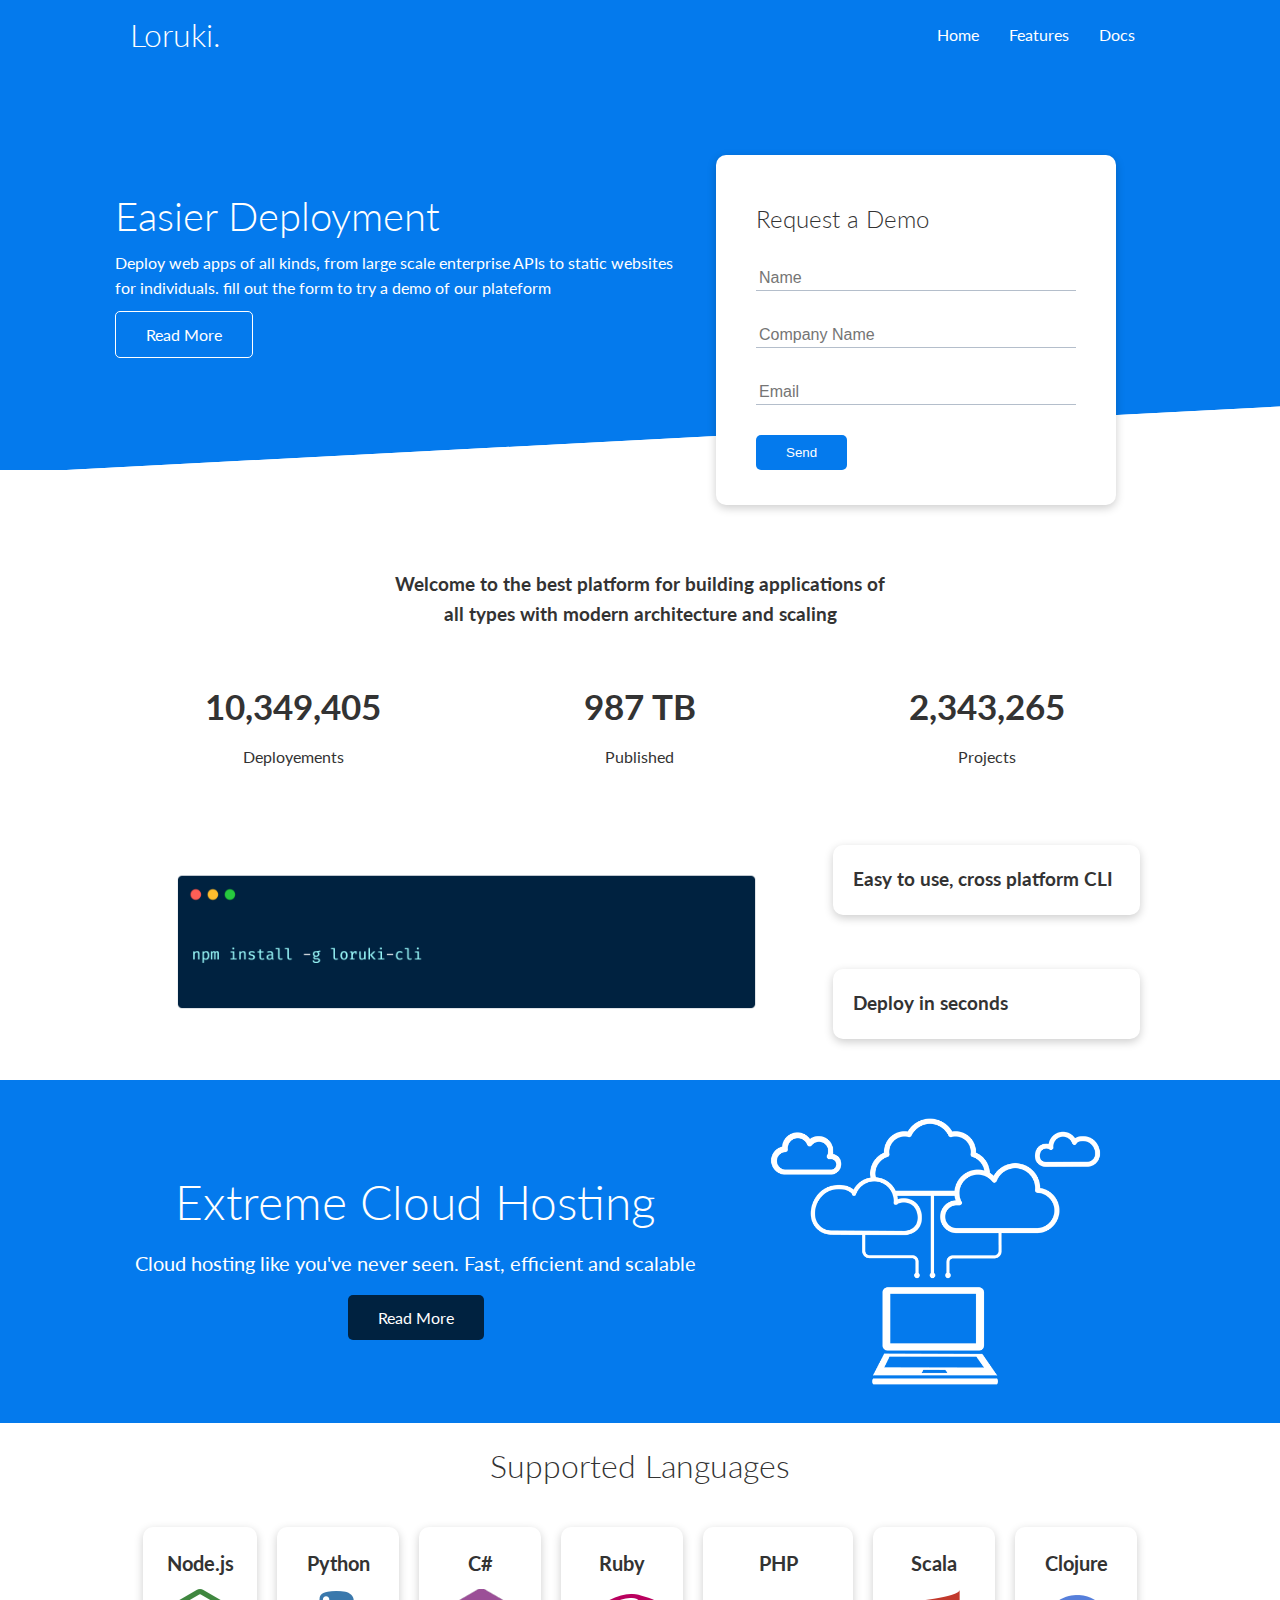
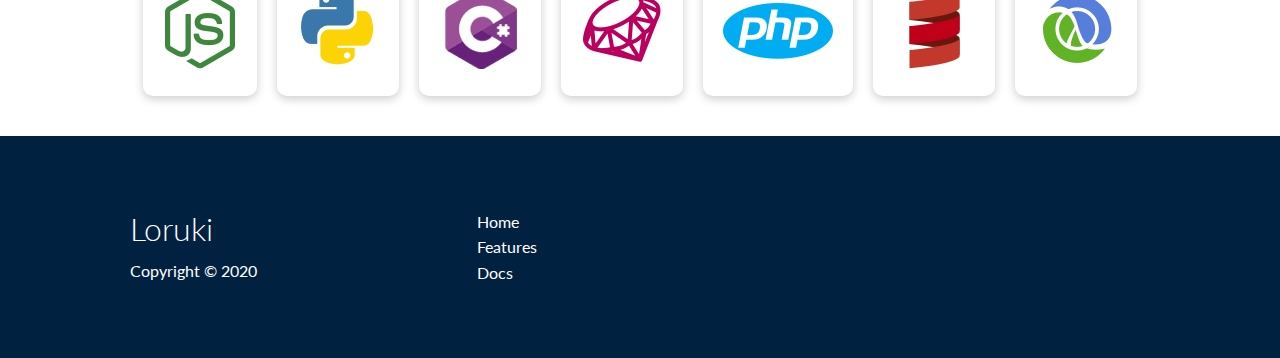
<file: index.html>
<!DOCTYPE html>
<html lang="en">

<head>
    <meta charset="UTF-8">
    <meta name="viewport" content="width=device-width,
    initial-scale=1.0">
    <link rel="stylesheet" href="https://cdnjs.cloudflare.com/ajax/libs/font-awesome/5.15.1/css/all.min.css"
        integrity="sha512-+4zCK9k+qNFUR5X+cKL9EIR+ZOhtIloNl9GIKS57V1MyNsYpYcUrUeQc9vNfzsWfV28IaLL3i96P9sdNyeRssA=="
        crossorigin="anonymous" referrerpolicy="no-referrer" />
    <link rel="stylesheet" href="css/utilities.css">
    <link rel="stylesheet" href="css/style.css">
    <title>Loruki | Cloud Hosting For Everyone</title>
</head>

<body>
    <!-- Navbar -->
    <div class="navbar">
        <div class="container flex">
            <h1 class="logo">Loruki.</h1>
            <nav>
                <ul>
                    <li><a href="index.html">Home</a></li>
                    <li><a href="features.html">Features</a></li>
                    <li><a href="docs.html">Docs</a></li>
                </ul>
            </nav>
        </div>
    </div>

    <!-- Showcase -->
    <section class="showcase">
        <div class="container grid">
            <div class="showcase-text">
                <h1>Easier Deployment</h1>
                <p>Deploy web apps of all kinds, from large scale enterprise APIs to static websites for individuals.
                    fill out the form to try a demo of our plateform</p>
                <a href="features.html" class="btn btn-outline">Read More</a>
            </div>

            <div class="showcase-form card">
                <h2>Request a Demo</h2>
                <form>
                    <div class="form-control">
                        <input type="text" name="name" placeholder="Name" required>
                    </div>
                    <div class="form-control">
                        <input type="text" name="company" placeholder="Company Name" required>
                    </div>
                    <div class="form-control">
                        <input type="email" name="email" placeholder="Email" required>
                    </div>
                    <input type="submit" value="Send" class="btn btn-primary">
                </form>
            </div>
        </div>
        </div>
    </section>

    <!-- Stats -->
    <section class="stats">
        <div class="container">
            <h3 class="stats-heading text-center">
                Welcome to the best platform for building applications of all types with modern architecture and scaling
            </h3>

            <div class="grid grid-3 text-center my-4">
                <div>
                    <i class="fas fa-server fa-3x"></i>
                    <h3>10,349,405</h3>
                    <p class="text-secondary">Deployements</p>
                </div>
                <div>
                    <i class="fas fa-upload fa-3x"></i>
                    <h3>987 TB</h3>
                    <p class="text-secondary">Published</p>
                </div>
                <div>
                    <i class="fas fa-project-diagram fa-3x"></i>
                    <h3>2,343,265</h3>
                    <p class="text-secondary">Projects</p>
                </div>
            </div>
        </div>
    </section>

    <!-- Cli -->
    <section class="cli">
        <div class="container grid">
            <img src="images/cli.png" alt="">
            <div class="card">
                <h3>Easy to use, cross platform CLI</h3>
            </div>
            <div class="card">
                <h3>Deploy in seconds</h3>
            </div>
        </div>
    </section>

    <!-- Cloud -->
    <section class="cloud bg-primary my-2 py-2">
        <div class="container grid">
            <div class="text-center">
                <h2 class="lg">Extreme Cloud Hosting</h2>
                <p class="lead my-1">Cloud hosting like you've never seen. Fast, efficient and scalable</p>
                <a href="features.html" class="btn btn-dark">Read More</a>
            </div>
            <img src="images/cloud.png" alt="">
        </div>
    </section>

    <!-- Languages -->
    <section class="languages">
        <h2 class="md text-center my-2">
            Supported Languages
        </h2>
        <div class="container flex">
            <div class="card">
                <h4>Node.js</h4>
                <img src="images/logos/node.png" alt="">
            </div>
            <div class="card">
                <h4>Python</h4>
                <img src="images/logos/python.png" alt="">
            </div>
            <div class="card">
                <h4>C#</h4>
                <img src="images/logos/csharp.png" alt="">
            </div>
            <div class="card">
                <h4>Ruby</h4>
                <img src="images/logos/ruby.png" alt="">
            </div>
            <div class="card">
                <h4>PHP</h4>
                <img src="images/logos/php.png" alt="">
            </div>
            <div class="card">
                <h4>Scala</h4>
                <img src="images/logos/scala.png" alt="">
            </div>
            <div class="card">
                <h4>Clojure</h4>
                <img src="images/logos/clojure.png" alt="">
            </div>
        </div>
    </section>

    <!-- Footer -->
    <footer class="footer bg-dark py-5">
        <div class="container grid grid-3">
            <div>
                <h1>Loruki
                </h1>
                <p> Copyright &copy; 2020</p>
            </div>
            <nav>
                <ul>
                    <li><a href="index.html">Home</a></li>
                    <li><a href="features.html">Features</a></li>
                    <li><a href="docs.html">Docs</a></li>
                </ul>
            </nav>
            <div class="social">
                <a href="#"><i class="fab fa-github fa-2x"></i></a>
                <a href="#"><i class="fab fa-facebook fa-2x"></i></a>
                <a href="#"><i class="fab fa-instagram fa-2x"></i></a>
                <a href="#"><i class="fab fa-twitter fa-2x"></i></a>
            </div>
        </div>
    </footer>
</body>

</html>
</file>
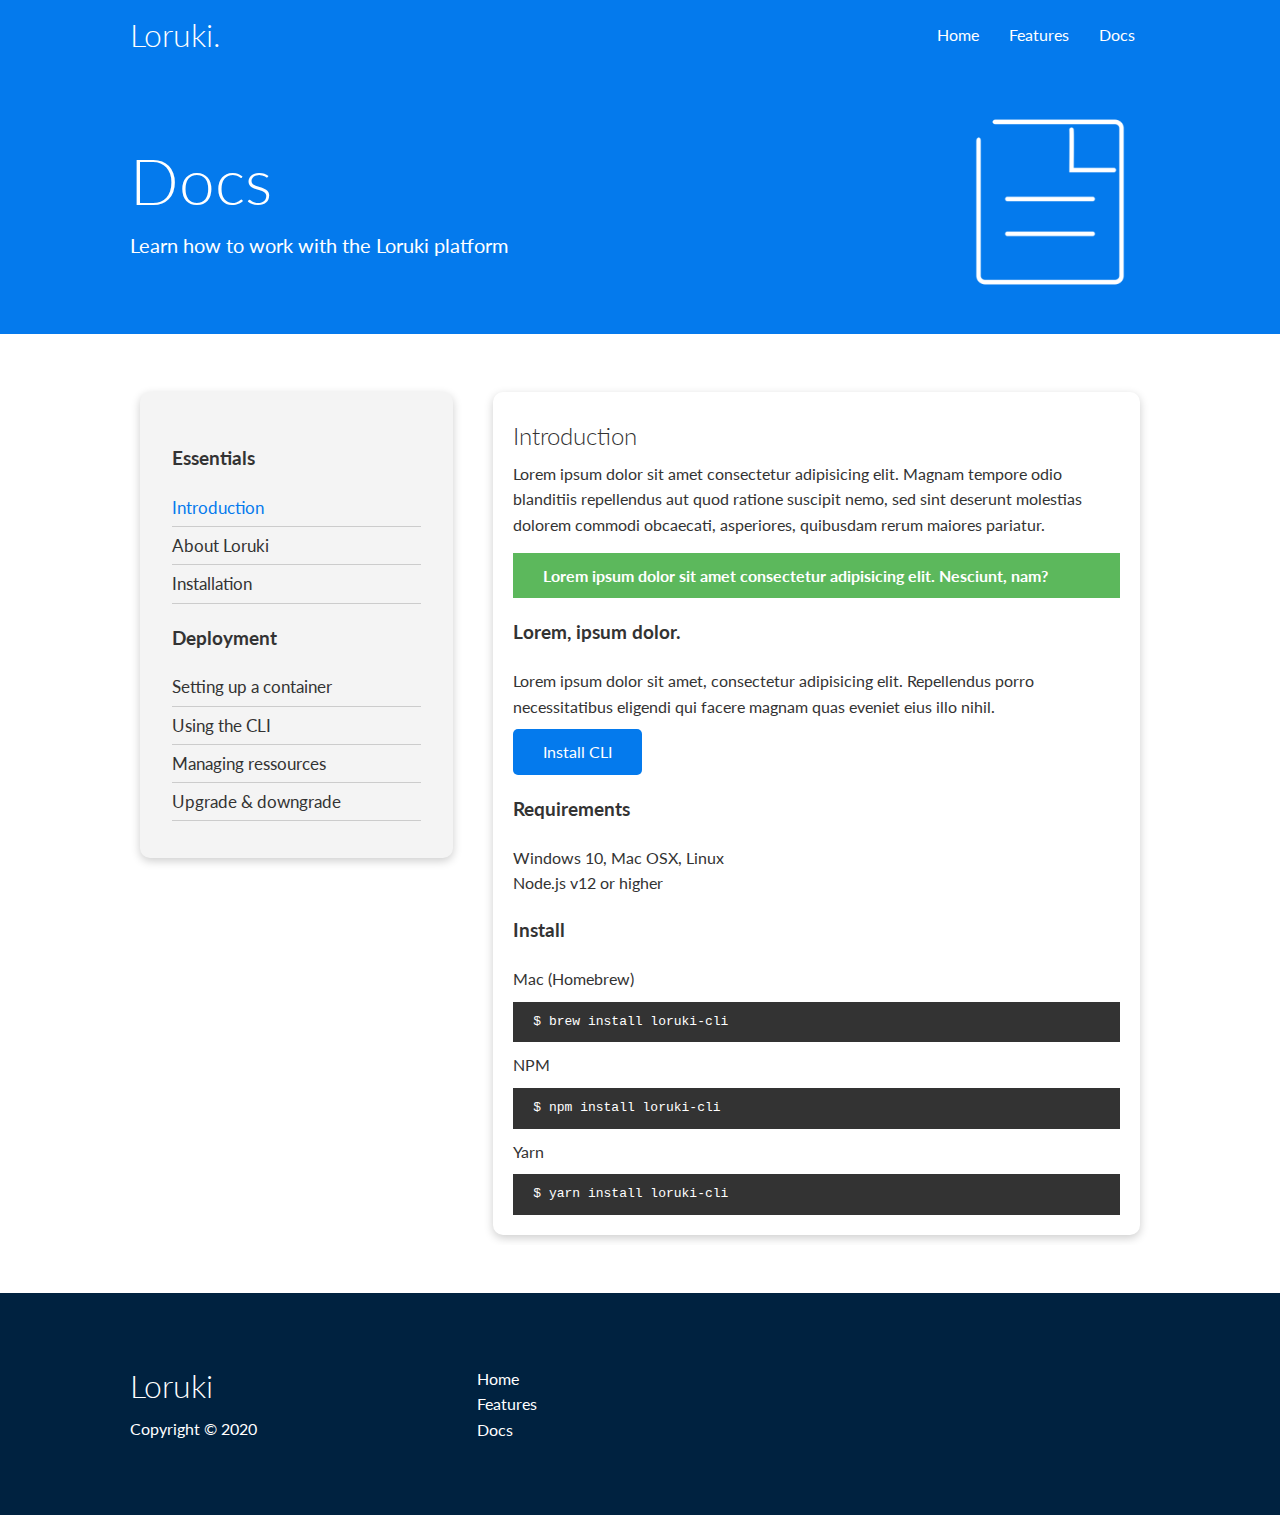
<file: docs.html>
<!DOCTYPE html>
<html lang="en">

<head>
    <meta charset="UTF-8">
    <meta name="viewport" content="width=device-width,
    initial-scale=1.0">
    <link rel="stylesheet" href="https://cdnjs.cloudflare.com/ajax/libs/font-awesome/5.15.1/css/all.min.css"
        integrity="sha512-+4zCK9k+qNFUR5X+cKL9EIR+ZOhtIloNl9GIKS57V1MyNsYpYcUrUeQc9vNfzsWfV28IaLL3i96P9sdNyeRssA=="
        crossorigin="anonymous" referrerpolicy="no-referrer" />
        <link rel="stylesheet" href="css/utilities.css">
        <link rel="stylesheet" href="css/style.css">   
    <title>Loruki | Cloud Hosting For Everyone</title>
</head>

<body>
    <!-- Navbar -->
    <div class="navbar">
        <div class="container flex">
            <h1 class="logo">Loruki.</h1>
            <nav>
                <ul>
                    <li><a href="index.html">Home</a></li>
                    <li><a href="features.html">Features</a></li>
                    <li><a href="docs.html">Docs</a></li>
                </ul>
            </nav>
        </div>
    </div>

    <!-- Head -->
    <section class="docs-head bg-primary py-3">
        <div class="container grid">
            <div>
                <h1 class="xl">Docs</h1>
                <p class="lead">
                    Learn how to work with the Loruki platform
                </p>
            </div>
            <img src="images/docs.png" alt="">
        </div>
    </section>

    <!-- Docs main -->
    <section class="docs-main my-4">
        <div class="container grid">
            <div class="card bg-light p-3">
                <h3 class="my-2">Essentials</h3>
                <nav>
                    <ul>
                        <li><a class="text-primary" href="#">Introduction</a></li>
                        <li><a href="#">About Loruki</a></li>
                        <li><a href="#">Installation</a></li>
                    </ul>
                </nav>

                <h3 class="my-2">Deployment</h3>
                <nav>
                    <ul>
                        <li><a href="#">Setting up a container</a></li>
                        <li><a href="#">Using the CLI</a></li>
                        <li><a href="#">Managing ressources</a></li>
                        <li><a href="#">Upgrade & downgrade</a></li>
                    </ul>
                </nav>
            </div>
            <div class="card">
                <h2>Introduction</h2>
                <p>Lorem ipsum dolor sit amet consectetur adipisicing elit. Magnam tempore odio blanditiis repellendus
                    aut quod ratione suscipit nemo, sed sint deserunt molestias dolorem commodi obcaecati, asperiores,
                    quibusdam rerum maiores pariatur.</p>
                <div class="alert alert-success">
                    <i class="fas fa-info"></i> Lorem ipsum dolor sit amet consectetur adipisicing elit. Nesciunt, nam?
                </div>

                <h3>Lorem, ipsum dolor.</h3>
                <p>Lorem ipsum dolor sit amet, consectetur adipisicing elit. Repellendus porro necessitatibus eligendi
                    qui facere magnam quas eveniet eius illo nihil.</p>
                    <a href="#" class="btn btn-primary">Install CLI</a>

                <h3>Requirements</h3>
                <ul>
                    <li>Windows 10, Mac OSX, Linux</li>
                    <li>Node.js v12 or higher</li>
                </ul>

                <h3>Install</h3>
                <p>Mac (Homebrew)</p>
                <pre><code>$ brew install loruki-cli</code></pre>
                <p>NPM</p>
                <pre><code>$ npm install loruki-cli</code></pre>
                <p>Yarn</p>
                <pre><code>$ yarn install loruki-cli</code></pre>

            </div>
        </div>
    </section>

    <!-- Footer -->
    <footer class="footer bg-dark py-5">
        <div class="container grid grid-3">
            <div>
                <h1>Loruki
                </h1>
                <p> Copyright &copy; 2020</p>
            </div>
            <nav>
                <ul>
                    <li><a href="index.html">Home</a></li>
                    <li><a href="features.html">Features</a></li>
                    <li><a href="docs.html">Docs</a></li>
                </ul>
            </nav>
            <div class="social">
                <a href="#"><i class="fab fa-github fa-2x"></i></a>
                <a href="#"><i class="fab fa-facebook fa-2x"></i></a>
                <a href="#"><i class="fab fa-instagram fa-2x"></i></a>
                <a href="#"><i class="fab fa-twitter fa-2x"></i></a>
            </div>
        </div>
    </footer>
</body>

</html>
</file>
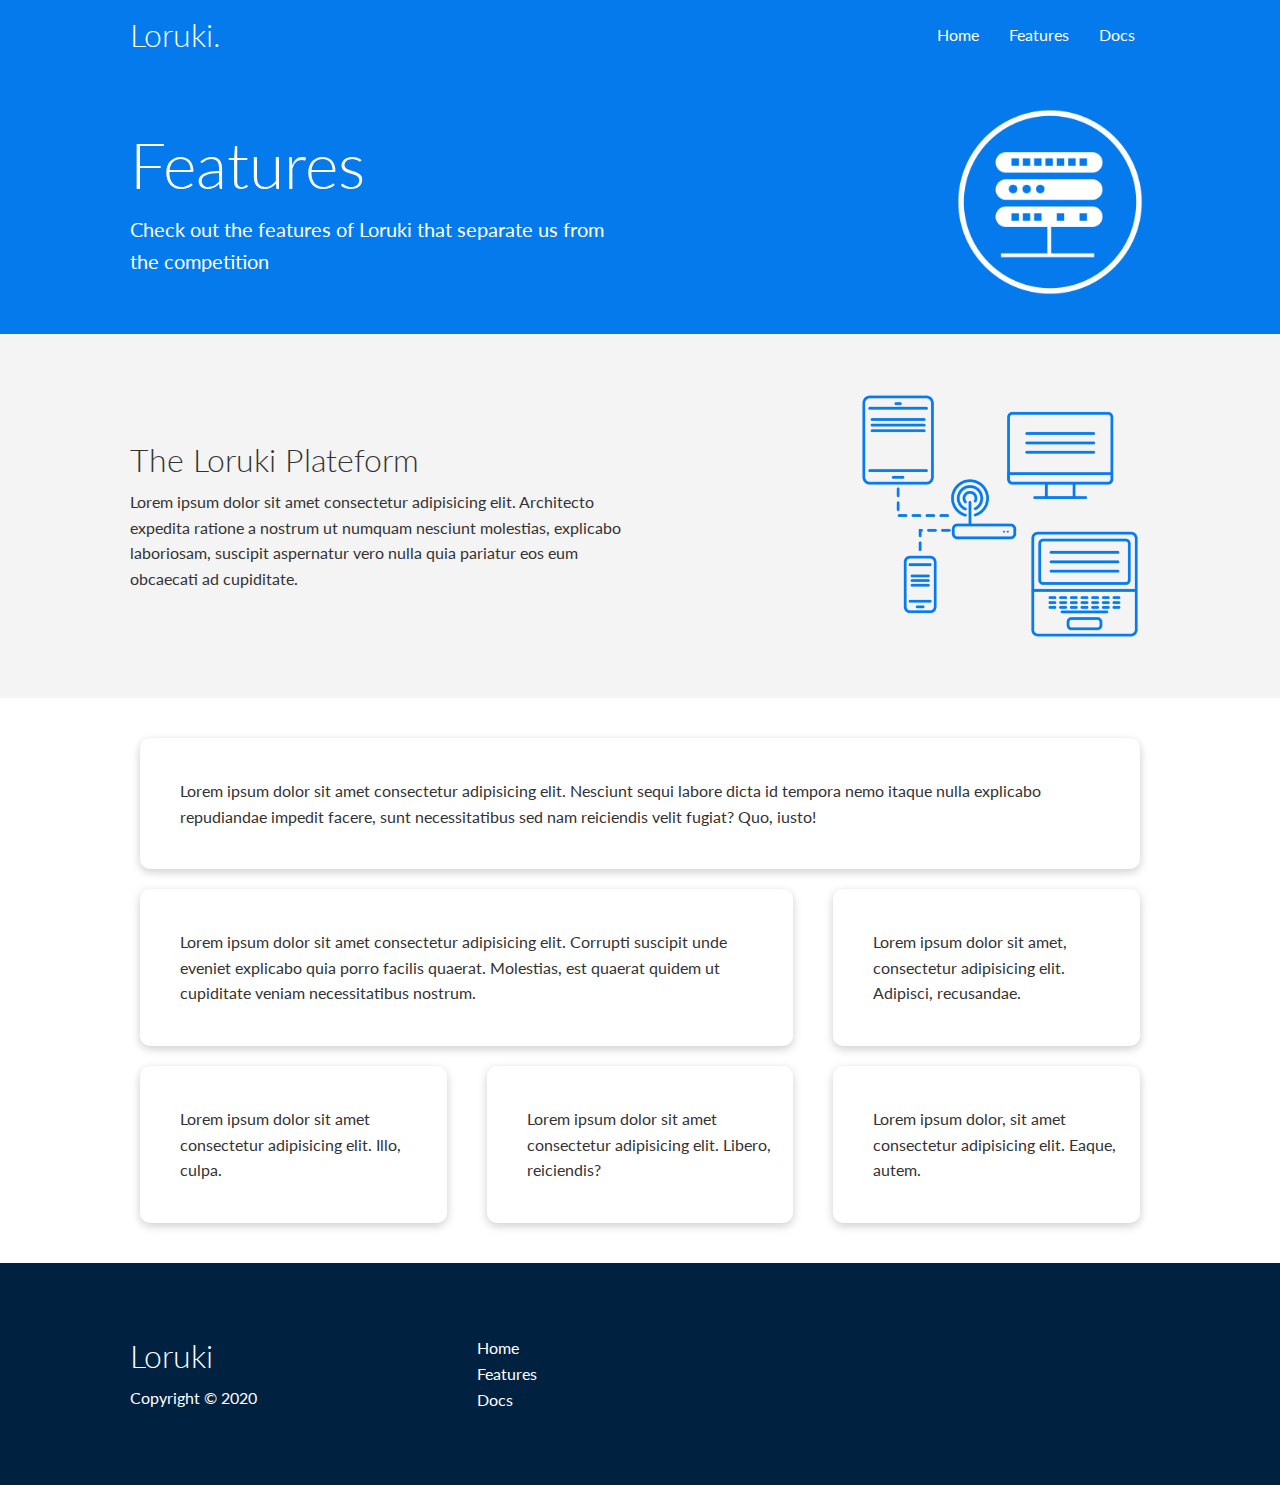
<file: features.html>
<!DOCTYPE html>
<html lang="en">

<head>
    <meta charset="UTF-8">
    <meta name="viewport" content="width=device-width,
    initial-scale=1.0">
    <link rel="stylesheet" href="https://cdnjs.cloudflare.com/ajax/libs/font-awesome/5.15.1/css/all.min.css"
        integrity="sha512-+4zCK9k+qNFUR5X+cKL9EIR+ZOhtIloNl9GIKS57V1MyNsYpYcUrUeQc9vNfzsWfV28IaLL3i96P9sdNyeRssA=="
        crossorigin="anonymous" referrerpolicy="no-referrer" />
        <link rel="stylesheet" href="css/utilities.css">
    <link rel="stylesheet" href="css/style.css">
    

        
    <title>Loruki | Cloud Hosting For Everyone</title>
</head>

<body>
    <!-- Navbar -->
    <div class="navbar">
        <div class="container flex">
            <h1 class="logo">Loruki.</h1>
            <nav>
                <ul>
                    <li><a href="index.html">Home</a></li>
                    <li><a href="features.html">Features</a></li>
                    <li><a href="docs.html">Docs</a></li>
                </ul>
            </nav>
        </div>
    </div>

    <!-- Head -->
    <section class="features-head bg-primary py-3">
        <div class="container grid">
            <div>
                <h1 class="xl">Features</h1>
                <p class="lead">
                    Check out the features of Loruki that separate us from the competition
                </p>
            </div>
            <img src="images/server.png" alt="">
        </div>
    </section>

    <!-- Sub head -->
    <section class="features-sub-head bg-light py-3">
        <div class="container grid">
            <div>
                <h1 class="md">The Loruki Plateform</h1>
                <p>
                    Lorem ipsum dolor sit amet consectetur adipisicing elit. Architecto expedita ratione a nostrum ut
                    numquam nesciunt molestias, explicabo laboriosam, suscipit aspernatur vero nulla quia pariatur eos
                    eum obcaecati ad cupiditate.
                </p>
            </div>
            <img src="images/server2.png" alt="">
        </div>
    </section>

    <section class="features-main marginfeatures">
        <div class="container grid grid-3 overflow">
            <div class="card flex">
                <i class="fas fa-server fa-3x"></i>
                <p>Lorem ipsum dolor sit amet consectetur adipisicing elit. Nesciunt sequi labore dicta id tempora nemo
                    itaque nulla explicabo repudiandae impedit facere, sunt necessitatibus sed nam reiciendis velit
                    fugiat? Quo, iusto!</p>
            </div>
            <div class="card flex">
                <i class="fas fa-network-wired fa-3x"></i>
                <p>Lorem ipsum dolor sit amet consectetur adipisicing elit. Corrupti suscipit unde eveniet explicabo
                    quia porro facilis quaerat. Molestias, est quaerat quidem ut cupiditate veniam necessitatibus
                    nostrum.</p>
            </div>
            <div class="card flex">
                <i class="fas fa-laptop-code fa-3x"></i>
                <p>Lorem ipsum dolor sit amet, consectetur adipisicing elit. Adipisci, recusandae.</p>
            </div>
            <div class="card flex">
                <i class="fas fa-database fa-3x"></i>
                <p>Lorem ipsum dolor sit amet consectetur adipisicing elit. Illo, culpa.</p>
            </div>
            <div class="card flex">
                <i class="fas fa-power-off fa-3x"></i>
                <p>Lorem ipsum dolor sit amet consectetur adipisicing elit. Libero, reiciendis?</p>
            </div>
            <div class="card flex">
                <i class="fas fa-upload fa-3x"></i>
                <p>Lorem ipsum dolor, sit amet consectetur adipisicing elit. Eaque, autem.</p>
            </div>
        </div>
    </section>

    <!-- Footer -->
    <footer class="footer bg-dark py-5">
        <div class="container grid grid-3">
            <div>
                <h1>Loruki
                </h1>
                <p> Copyright &copy; 2020</p>
            </div>
            <nav>
                <ul>
                    <li><a href="index.html">Home</a></li>
                    <li><a href="features.html">Features</a></li>
                    <li><a href="docs.html">Docs</a></li>
                </ul>
            </nav>
            <div class="social">
                <a href="#"><i class="fab fa-github fa-2x"></i></a>
                <a href="#"><i class="fab fa-facebook fa-2x"></i></a>
                <a href="#"><i class="fab fa-instagram fa-2x"></i></a>
                <a href="#"><i class="fab fa-twitter fa-2x"></i></a>
            </div>
        </div>
    </footer>
</body>

</html>
</file>
<file: css/utilities.css>
.container {
  max-width: 1100px;
  margin: 0 auto;
  overflow: auto;
  padding: 0 40px;
}

.card {
  background-color: #fff;
  color: #333;
  border-radius: 10px;
  box-shadow: 0 3px 10px rgba(0, 0, 0, 0.2);
  padding: 20px;
  margin: 10px;
}

.btn {
  display: inline-block;
  padding: 10px 30px;
  cursor: pointer;
  background: var(--primary-color);
  color: #fff;
  border: none;
  border-radius: 5px;
}

.btn-outline {
  background-color: transparent;
  border: 1px #fff solid;
}

.btn:hover {
  transform: scale(0.98);
}

/* Backgrounds & colored buttons */
.bg-primary,
.btn-primary {
  background-color: var(--primary-color);
  color: #fff;
}

.bg-secodary,
.btn-secondary {
  background-color: var(--secondary-color);
  color: #fff;
}

.bg-dark,
.btn-dark {
  background-color: var(--dark-color);
  color: #fff;
}

.bg-primary a,
.btn-primary a,
.bg-secodary a,
.btn-secondary a,
.bg-dark a,
.btn-dark a {
  color: #fff;
}

/* Text colors */
.text-primary {
color: var(--primary-color);
}

.text-secodary {
color: var(--secondary-color);
}

.text-dark {
color: var(--dark-color);
}

.text-light {
color: var(--light-color);
}

.bg-light,
.btn-light {
  background-color: var(--light-color);
  color: #333;
}

/* Text sizes */
.lead {
  font-size: 20px;
}

.sm {
  font-size: 1rem;
}

.md {
  font-size: 2rem;
}

.lg {
  font-size: 3rem;
}

.xl {
  font-size: 4rem;
}

.text-center {
  text-align: center;
}

/* Alert */
.alert {
  background-color: var(--light-color);
  padding: 10px 20px;
  font-weight: bold;
  margin: 15px 0;
}

.alert i {
  margin-right: 10px;
}

.alert-success {
  background-color: var(--success-color);
  color: #fff;
}

.alert-error {
  background-color: var(--error-color);
  color: #fff;
}

.flex {
  display: flex;
  justify-content: center;
  align-items: center;
  height: 100%;
}

.grid {
  display: grid;
  grid-template-columns: repeat(2, 1fr);
  gap: 20px;
  justify-content: center;
  align-items: center;
  height: 100%;
}

.grid-3 {
  grid-template-columns: repeat(3, 1fr);
}

/* Margin */
.my-1 {
  margin: 1rem 0;
}

.my-2 {
  margin: 1.5rem 0;
}

.my-3 {
  margin: 2rem 0;
}

.my-4 {
  margin: 3rem 0;
}

.my-5 {
  margin: 4rem 0;
}

.m-1 {
  margin: 1rem;
}

.m-2 {
  margin: 1.5rem;
}

.m-3 {
  margin: 2rem;
}

.m-4 {
  margin: 3rem;
}

.m-5 {
  margin: 4rem;
}

/* Padding */
.py-1 {
  padding: 1rem 0;
}

.py-2 {
  padding: 1.5rem 0;
}

.py-3 {
  padding: 2rem 0;
}

.py-4 {
  padding: 3rem 0;
}

.py-5 {
  padding: 4rem 0;
}

.p-1 {
  padding: 1rem;
}

.p-2 {
  padding: 1.5rem;
}

.p-3 {
  padding: 2rem;
}

.p-4 {
  padding: 3rem;
}

.p-5 {
  padding: 4rem;
}
</file>
<file: css/style.css>
@import url('https://fonts.googleapis.com/css2?family=Lato:wght@300&display=swap');

:root {
    --primary-color: #047aed;
    --secondary-color: #1c3fa8;
    --dark-color: #002240;
    --light-color: #f4f4f4;
    --success-color: #5cb85c;
    --error-color: #d9534f;
}

* {
    box-sizing: border-box;
    padding: 0;
    margin: 0;
}

body {
    font-family: 'Lato', sans-serif;
    color: #333;
    line-height: 1.6;
}

ul {
    list-style-type: none;
}

a {
    text-decoration: none;
    color: #333;
}

h1,
h2 {
    font-weight: 300;
    line-height: 1.2;
    margin: 10px 0;
}

p {
    margin: 10px 0;
}

img {
    width: 100%;
}

code,
pre {
    background: #333;
    color: #fff;
    padding: 10px;
}

/* Navbar */
.navbar {
    background-color: var(--primary-color);
    color: #fff;
    height: 70px;
}

.navbar ul {
    display: flex;
}

.navbar a {
    color: #fff;
    padding: 10px;
    margin: 0 5px;
}

.navbar a:hover {
    border-bottom: 2px #fff solid;
}

.navbar .flex {
    justify-content: space-between;
}

/* Showcase */
.showcase {
    height: 400px;
    background-color: var(--primary-color);
    color: #fff;
    position: relative;
}

.showcase h1 {
    font-size: 40px;
}

.showcase p {
    margin: px 0;
}

.showcase .grid {
    overflow: visible;
    grid-template-columns: 55% 45%;
    gap: 30px;
}

.showcase-text {
    animation: slideInFromLeft 1s ease-in;
}

.showcase-form {
    position: relative;
    height: 350px;
    top: 60px;
    width: 400px;
    padding: 40px;
    z-index: 100;
    animation: slideInFromRight 1s ease-in;
}

.showcase-form .form-control {
    margin: 30px 0;
}

.showcase-form input[type='text'],
.showcase-form input[type='email'] {
    border: 0;
    border-bottom: 1px solid #b4becb;
    width: 100%;
    padding: 3px;
    font-size: 16px;
}

.showcase-form input:focus {
    outline: none;
}

.showcase::before,
.showcase::after {
    content: '';
    position: absolute;
    height: 100px;
    bottom: -70px;
    right: 0;
    left: 0;
    background: #fff;
    transform: skewY(-3deg);
    -webkit-transform: skewY(-3deg);
    -moz-transform: skewY(-3deg);
    -ms-transform: skewY(-3deg);
}

/* Stats */
.stats {
    padding-top: 100px;
    animation: slideInFromBottom 1s ease-in;
}

.stats-heading {
    max-width: 500px;
    margin: auto;
}

.stats .grid h3 {
    font-size: 35px;
}

.stats.grid p {
    font-size: 20px;
    font-weight: bold;
}

/* Cli */
.cli .grid {
    grid-template-columns: repeat(3, 1fr);
    grid-template-rows: repeat(2, 1fr);
}

.cli .grid>*:first-child {
    grid-column: 1 / span 2;
    grid-row: 1 / span 2;
}

/* Cloud */
.cloud .grid {
    grid-template-columns: 4fr 3fr;
}

/* Languages */

.languages .flex {
    flex-wrap: wrap;
}

.languages .card {
    text-align: center;
    margin: 18px 10px 40px;
    transition: transform 0.2s ease-in;
}

.languages .card h4 {
    font-size: 20px;
    margin-bottom: 10px;
}

.languages .card:hover {
    transform: translateY(-15px);
}

/*Features*/
.features-head img,
.docs-head img {
    width: 200px;
    justify-self: flex-end;
}

.features-sub-head img {
    width: 300px;
    justify-self: flex-end;
}

.features-main .card>i {
    margin-right: 20px;
}

.feature-main .grid {
    padding: 30px;
}

.features-main .grid>*:first-child {
    grid-column: 1 / span 3;
}

.features-main .grid>*:nth-child(2) {
    grid-column: 1 / span 2;
}

.overflow {
    overflow: visible !important;
}

.marginfeatures {
    margin: 2.5rem 0;
}

/* Docs */
.docs-main h3 {
    margin: 20px 0;
}

.docs-main .grid {
    grid-template-columns: 1fr 2fr;
    align-items: flex-start;
}

.docs-main nav li {
    font-size: 17px;
    padding-bottom: 5px;
    margin-bottom: 5px;
    border-bottom: 1px #ccc solid;
}

.docs-main a:hover {
    font-weight: bold;
}

/* Footer */
.footer .social a {
    margin: 0 10px;
}

.fa-github:hover {
    color: #000000;
}

.fa-facebook:hover {
    color: #1773EA;
}

.fa-instagram:hover {
    color: #B32E87;
}

.fa-twitter:hover {
    color: #1C9CEA;
}


/* Animations */
@keyframes slideInFromLeft {
    0% {
        transform: translateX(-100%);
    }

    100% {
        transform: translateX(0);
    }
}

@keyframes slideInFromRight {
    0% {
        transform: translateX(100%);
    }

    100% {
        transform: translateX(0);
    }
}

@keyframes slideInFromTop {
    0% {
        transform: translateY(-100%);
    }

    100% {
        transform: translateX(0);
    }
}

@keyframes slideInFromBottom {
    0% {
        transform: translateY(100%);
    }

    100% {
        transform: translateX(0);
    }
}

@media (max-width: 1000px) {

    .showcase-form {
        width: 340px;
    }
}

/* Tablets ans under */
@media(max-width: 768px) {

    .grid,
    .showcase .grid,
    .stats .grid,
    .cli .grid,
    .cloud .grid,
    .docs-main .grid,
    .container .grid {
        grid-template-columns: 1fr;
        grid-template-rows: 1fr;
    }

    .showcase {
        height: auto;
    }

    .showcase-text {
        text-align: center;
        margin-top: 40px;
        animation: slideInFromTop 1s ease-in;
    }

    .showcase-form {
        justify-self: center;
        margin: auto;
        animation: slideInFromBottom 1s ease-in;
    }

    .cli .grid>*:first-child {
        grid-column: 1;
        grid-row: 1;
    }

    .features-head,
    .features-sub-head,
    .docs-head {
        text-align: center;
    }

    .features-head img,
    .features-sub-head img,
    .docs-head img {
        justify-self: center;
    }

    .features-main .grid > *:first-child,
    .features-main .grid > *:nth-child(2) {
        grid-column: 1;
    }
}

/* Mobile */
@media(max-width: 500px) {
    .navbar {
        height: 110px;
    }

    .navbar .flex {
        flex-direction: column;
    }

    .navbar ul {
        padding: 10px;
        background-color: rgba(0, 0, 0, 0.1);
    }

    .showcase-form {
        width: 300px;
    }

    .media {
        flex-direction: column;
    }

}
</file>
